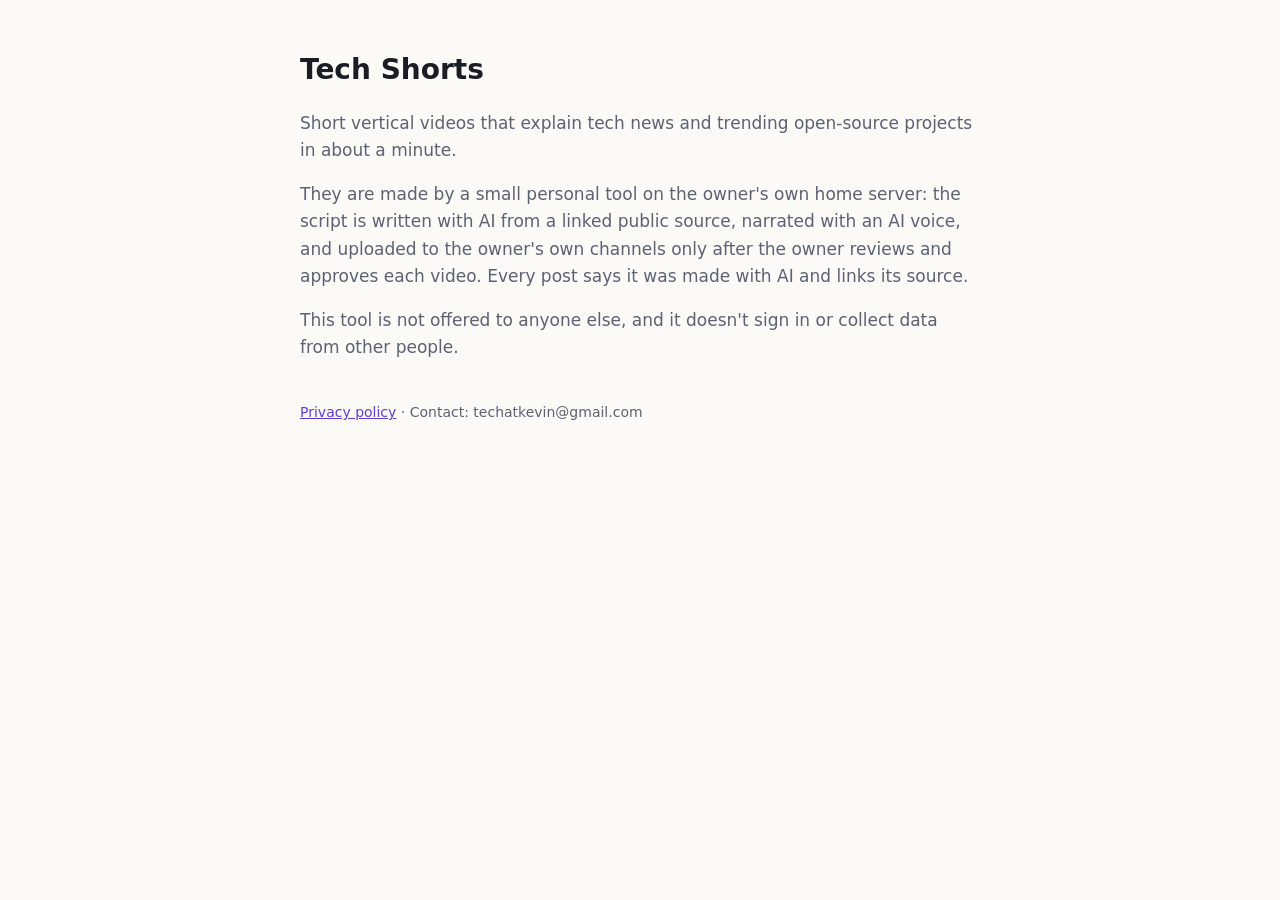
<file: index.html>
<!doctype html><html lang="en"><head><meta charset="utf-8"><meta name="viewport" content="width=device-width,initial-scale=1">
<title>Tech Shorts</title><link rel="stylesheet" href="style.css"></head><body><main>
<h1>Tech Shorts</h1>
<p>Short vertical videos that explain tech news and trending open-source projects in about a minute.</p>
<p>They are made by a small personal tool on the owner's own home server: the script is written with AI from a linked
public source, narrated with an AI voice, and uploaded to the owner's own channels only after the owner reviews and
approves each video. Every post says it was made with AI and links its source.</p>
<p>This tool is not offered to anyone else, and it doesn't sign in or collect data from other people.</p>
<footer><a href="privacy.html">Privacy policy</a> · Contact: techatkevin@gmail.com</footer>
</main></body></html>
</file>
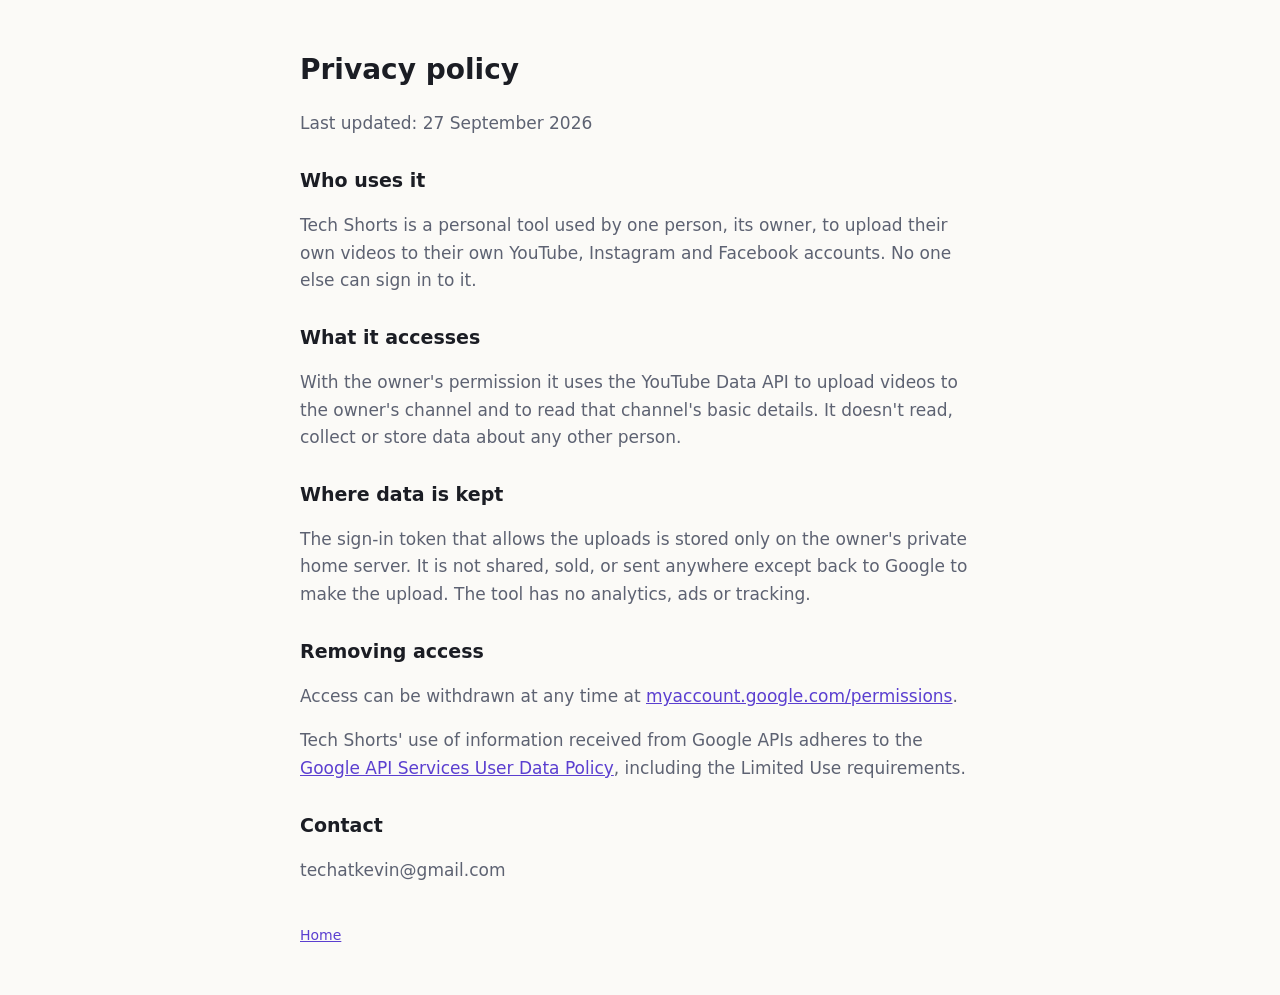
<file: privacy.html>
<!doctype html><html lang="en"><head><meta charset="utf-8"><meta name="viewport" content="width=device-width,initial-scale=1">
<title>Tech Shorts privacy</title><link rel="stylesheet" href="style.css"></head><body><main>
<h1>Privacy policy</h1>
<p>Last updated: 27 September 2026</p>
<h2>Who uses it</h2>
<p>Tech Shorts is a personal tool used by one person, its owner, to upload their own videos to their own YouTube,
Instagram and Facebook accounts. No one else can sign in to it.</p>
<h2>What it accesses</h2>
<p>With the owner's permission it uses the YouTube Data API to upload videos to the owner's channel and to read that
channel's basic details. It doesn't read, collect or store data about any other person.</p>
<h2>Where data is kept</h2>
<p>The sign-in token that allows the uploads is stored only on the owner's private home server. It is not shared, sold,
or sent anywhere except back to Google to make the upload. The tool has no analytics, ads or tracking.</p>
<h2>Removing access</h2>
<p>Access can be withdrawn at any time at <a href="https://myaccount.google.com/permissions">myaccount.google.com/permissions</a>.</p>
<p>Tech Shorts' use of information received from Google APIs adheres to the
<a href="https://developers.google.com/terms/api-services-user-data-policy">Google API Services User Data Policy</a>,
including the Limited Use requirements.</p>
<h2>Contact</h2>
<p>techatkevin@gmail.com</p>
<footer><a href="index.html">Home</a></footer>
</main></body></html>
</file>
<file: style.css>
:root{--bg:#fbfaf7;--text:#1b1d24;--muted:#5d6272;--accent:#5b3fd0}
@media (prefers-color-scheme:dark){:root{--bg:#0f1117;--text:#e8eaf0;--muted:#9aa0b0;--accent:#a996ff}}
body{margin:0;background:var(--bg);color:var(--text);font:17px/1.6 system-ui,-apple-system,sans-serif}
main{max-width:680px;margin:0 auto;padding:48px 16px}h1{font-size:28px;margin:0 0 8px}h2{font-size:19px;margin:28px 0 6px}
p,li{color:var(--muted)}a{color:var(--accent)}footer{margin-top:40px;font-size:14px;color:var(--muted)}
</file>
